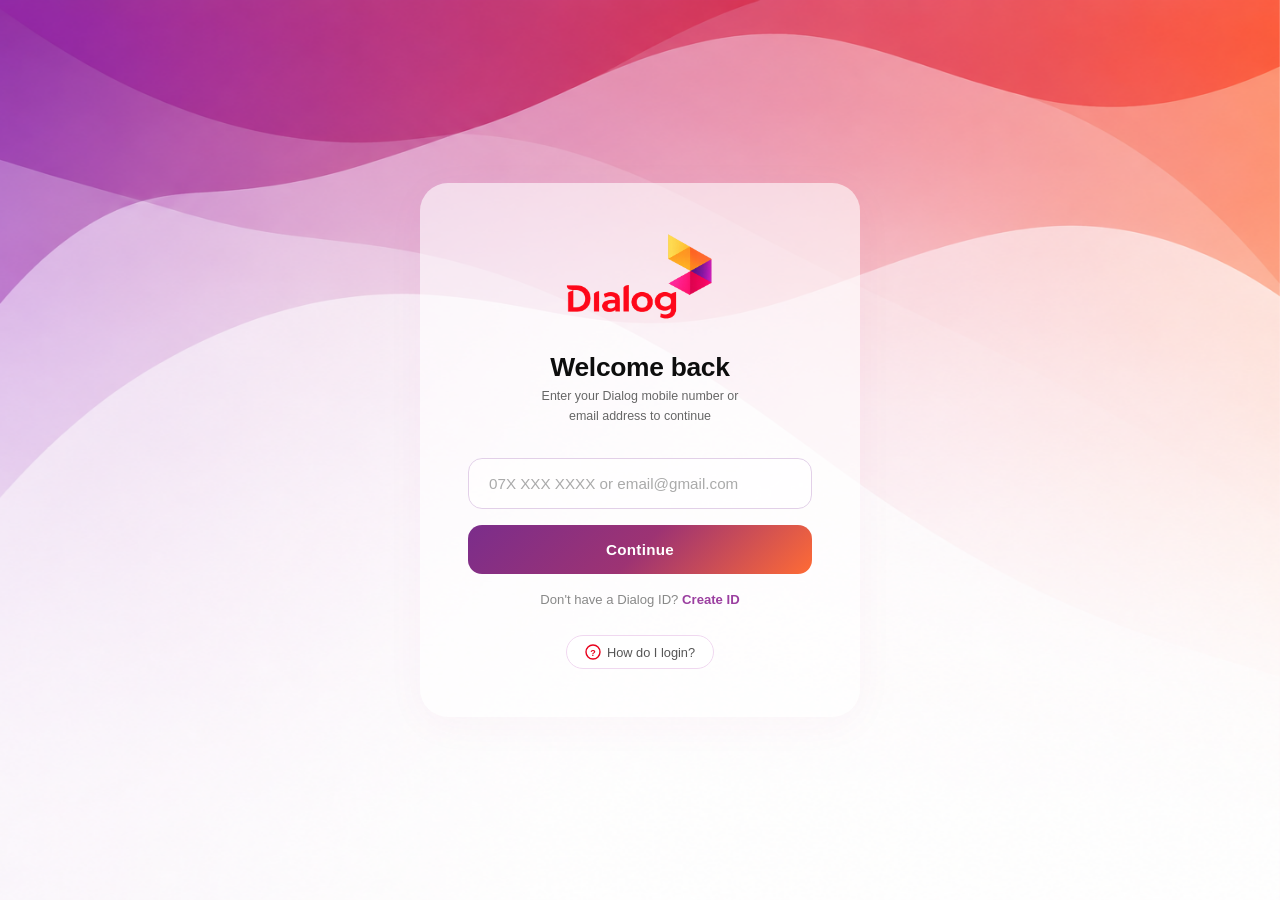
<file: index.html>
<!DOCTYPE html>
<html lang="en">
<head>
  <meta charset="UTF-8" />
  <meta name="viewport" content="width=device-width, initial-scale=1.0"/>
  <title>Dialog Login</title>
  <link rel="stylesheet" href="style.css" />
  
</head>
<body>

<!--Background-->
<div class="bg">
</div>

<!--LOGIN SCREEN-->
<div class="card" id="loginScreen">
  <div class="logo-wrap">
    <img src="img/logo2.png" alt="Dialog Logo" class="logo-icon">
</div>

  <div class="screen active" id="screen-login">
    <h1>Welcome back</h1>
    <p class="subtitle">Enter your Dialog mobile number or<br>email address to continue</p>

    <div class="input-wrap">
      <input type="text" id="loginInput" placeholder="07X XXX XXXX or email@gmail.com"
             autocomplete="off" inputmode="text"/>
    </div>

    <button class="btn-primary" onclick="goToOTP()">Continue</button>

    <p class="helper-text">Don't have a Dialog ID? <a href="#">Create ID</a></p>

    <div class="help-pill">
      <svg width="16" height="16" viewBox="0 0 16 16" fill="none">
        <circle cx="8" cy="8" r="7" stroke="#e8001c" stroke-width="1.4"/>
        <text x="8" y="12" text-anchor="middle" font-size="9" fill="#e8001c" font-weight="700">?</text>
      </svg>
      How do I login?
    </div>
  </div>
</div>

<!--OTP SCREEN-->
<div class="card" id="otpScreen" style="display:none;">
  <div class="logo-wrap">
    <img src="img/logo2.png" alt="Dialog Logo" class="logo-icon">
  </div>

  <h1>Verify Number</h1>
  <p class="subtitle" id="otpSubtitle">A 6-digit OTP has been sent to<br><strong id="sentTo">07X XXX XXXX</strong></p>

  <div class="otp-wrap" id="otpBoxes" style="margin-top:28px;">
    <input class="otp-box" type="number" maxlength="1" data-index="0" inputmode="numeric"/>
    <input class="otp-box" type="number" maxlength="1" data-index="1" inputmode="numeric"/>
    <input class="otp-box" type="number" maxlength="1" data-index="2" inputmode="numeric"/>
    <input class="otp-box" type="number" maxlength="1" data-index="3" inputmode="numeric"/>
    <input class="otp-box" type="number" maxlength="1" data-index="4" inputmode="numeric"/>
    <input class="otp-box" type="number" maxlength="1" data-index="5" inputmode="numeric"/>
  </div>

  <p class="resend-row">Didn't receive code? <a id="resendLink" href="#">Resend in <span id="timer">0:45</span></a></p>

  <button type="button" class="btn-primary" onclick="window.location.href='home.html'">
    Login
</button>
  <button class="btn-secondary" onclick="changeNumber()">Change Number</button>
</div>

<script>
  /*Navigate to OTP*/
  function goToOTP() {
    const val = document.getElementById('loginInput').value.trim();
    if (!val) {
      document.getElementById('loginInput').focus();
      return;
    }
    document.getElementById('sentTo').textContent = val;
    document.getElementById('loginScreen').style.display = 'none';
    document.getElementById('otpScreen').style.display  = 'block';
    startTimer(45);
    setTimeout(() => document.querySelector('.otp-box').focus(), 100);
  }

  /*OTP box auto-advance*/
  const boxes = document.querySelectorAll('.otp-box');
  boxes.forEach((box, i) => {
    box.addEventListener('input', () => {
      const val = box.value.replace(/\D/g, '');
      box.value = val ? val.slice(-1) : '';
      if (val && i < boxes.length - 1) boxes[i + 1].focus();
    });
    box.addEventListener('keydown', e => {
      if (e.key === 'Backspace' && !box.value && i > 0) boxes[i - 1].focus();
    });
    box.addEventListener('paste', e => {
      e.preventDefault();
      const text = (e.clipboardData || window.clipboardData).getData('text').replace(/\D/g, '');
      [...text].slice(0, 6).forEach((ch, j) => { if (boxes[j]) boxes[j].value = ch; });
      const last = Math.min(text.length, 5);
      boxes[last] && boxes[last].focus();
    });
  });

  /*Countdown timer*/
  let timerID;
  function startTimer(seconds) {
    clearInterval(timerID);
    const link = document.getElementById('resendLink');
    const timerEl = document.getElementById('timer');
    link.style.pointerEvents = 'none';
    link.style.opacity = '1';

    let s = seconds;
    timerEl.textContent = fmt(s);

    timerID = setInterval(() => {
      s--;
      if (s <= 0) {
        clearInterval(timerID);
        link.innerHTML = '<span style="color:#9b3fa0;font-weight:600;cursor:pointer" onclick="resendOTP()">Resend now</span>';
        link.style.pointerEvents = 'auto';
      } else {
        timerEl.textContent = fmt(s);
      }
    }, 1000);
  }
  function fmt(s) { return `${Math.floor(s/60)}:${String(s%60).padStart(2,'0')}`; }

  function resendOTP() {
    document.getElementById('resendLink').innerHTML = 'Resend in <span id="timer">0:45</span>';
    boxes.forEach(b => b.value = '');
    boxes[0].focus();
    startTimer(45);
  }

  /*Login action*/
  function doLogin() {
    const otp = [...boxes].map(b => b.value).join('');
    if (otp.length < 6) { boxes[otp.length < 1 ? 0 : otp.length].focus(); return; }
    alert('Login successful! OTP: ' + otp);
  }

  /*Change number*/
  function changeNumber() {
    clearInterval(timerID);
    boxes.forEach(b => b.value = '');
    document.getElementById('otpScreen').style.display  = 'none';
    document.getElementById('loginScreen').style.display = 'block';
    document.getElementById('loginInput').value = '';
    document.getElementById('loginInput').focus();
  }
</script>
</body>
</html>
</file>
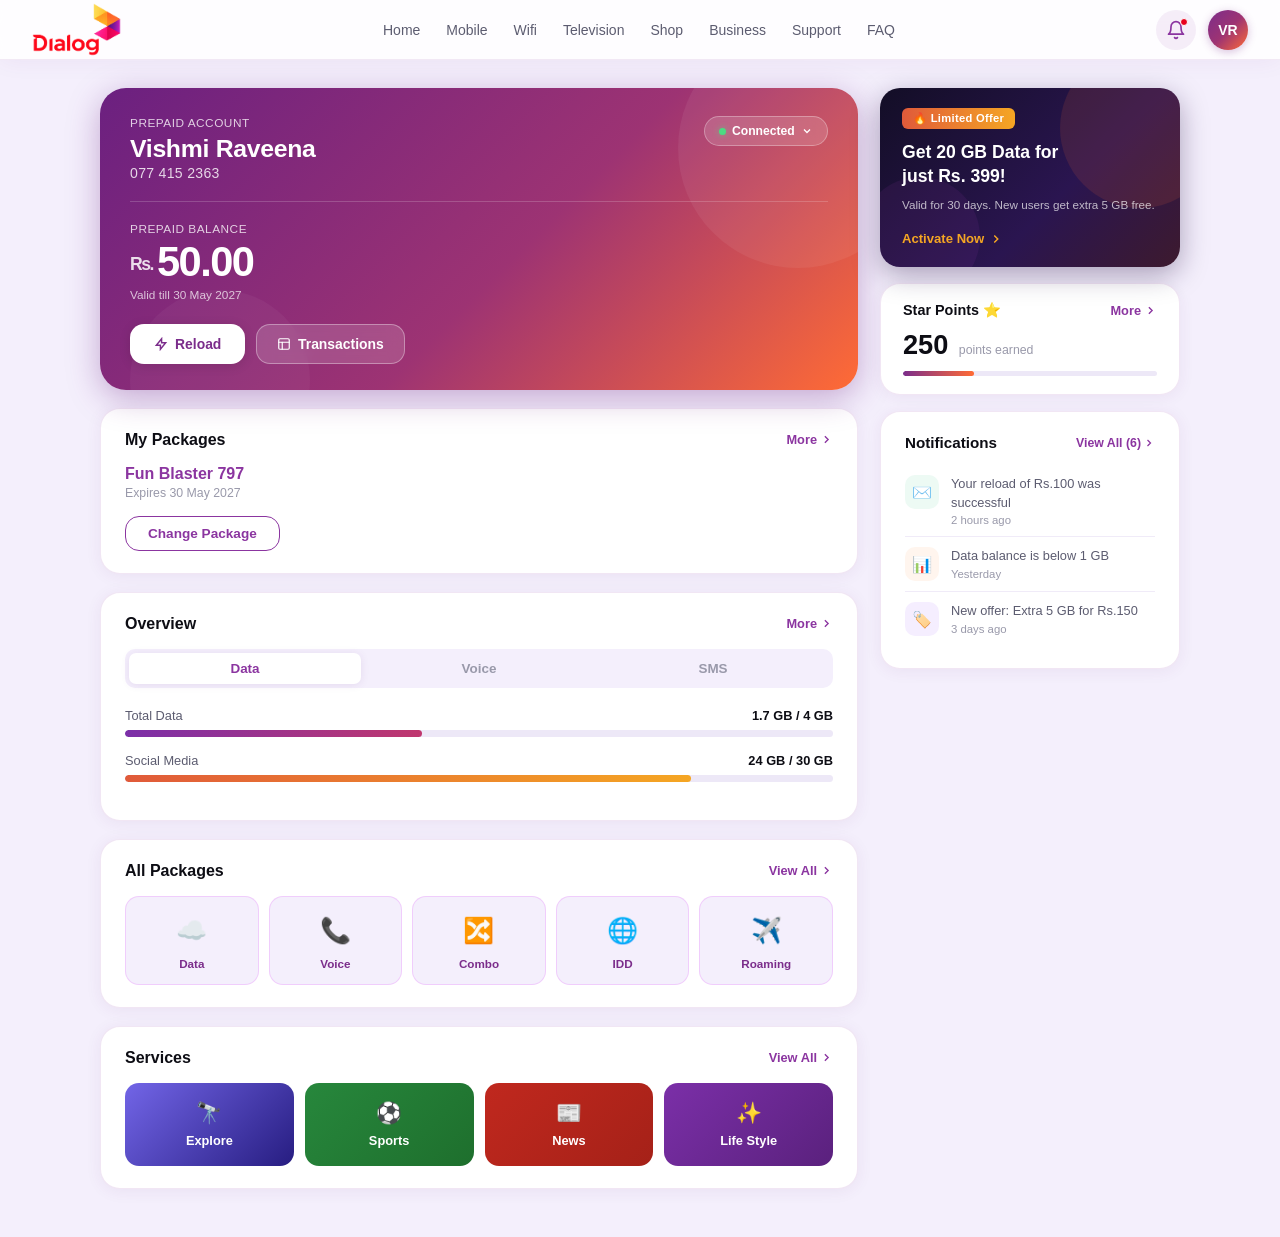
<file: home.html>
<!DOCTYPE html>
<html lang="en">
<head>
  <meta charset="UTF-8"/>
  <meta name="viewport" content="width=device-width, initial-scale=1.0"/>
  <title>Dialog Home</title>
  <link rel="stylesheet" href="home.css"/>
</head>
<body>

<!--NAV-->
<nav>
  <a class="nav-logo" href="home.html">
      <img src="img/logo2.png" alt="Dialog Logo" class="logo-icon">
  </a>

  <ul class="nav-links">
    <li><a href="#">Home</a></li>
    <li><a href="#">Mobile</a></li>
    <li><a href="#">Wifi</a></li>
    <li><a href="#">Television</a></li>
    <li><a href="#">Shop</a></li>
    <li><a href="#">Business</a></li>
    <li><a href="#">Support</a></li>
    <li><a href="#">FAQ</a></li>
  </ul>

  <div class="nav-right">
    <button class="bell-btn" aria-label="Notifications">
      <span class="bell-dot"></span>
      <svg width="18" height="18" viewBox="0 0 24 24" fill="none" stroke="currentColor" stroke-width="2" stroke-linecap="round" stroke-linejoin="round">
        <path d="M18 8A6 6 0 0 0 6 8c0 7-3 9-3 9h18s-3-2-3-9"/>
        <path d="M13.73 21a2 2 0 0 1-3.46 0"/>
      </svg>
    </button>
    <div class="avatar">VR</div>
    <button class="hamburger" id="hamburger" aria-label="Menu">
      <span></span><span></span><span></span>
    </button>
  </div>
</nav>

<!--Mobile nav drawer-->
<div class="nav-drawer" id="navDrawer">
  <a href="#">Home</a>
  <a href="#">Mobile</a>
  <a href="#">Wifi</a>
  <a href="#">Television</a>
  <a href="#">Shop</a>
  <a href="#">Business</a>
  <a href="#">Support</a>
  <a href="#">FAQ</a>
</div>

<!--PAGE-->
<div class="page">

  <!-- ── LEFT COL-->
  <div class="left-col">

    <!--Account Card-->
    <div class="account-card">
      <div class="acc-top">
        <div>
          <div class="acc-label">Prepaid Account</div>
          <div class="acc-name">Vishmi Raveena</div>
          <div class="acc-number">077 415 2363</div>
        </div>
        <div class="connected-badge">
          <span class="connected-dot"></span>
          Connected
          <svg width="12" height="12" viewBox="0 0 24 24" fill="none" stroke="currentColor" stroke-width="2.5"><polyline points="6 9 12 15 18 9"/></svg>
        </div>
      </div>
      <hr class="acc-divider"/>
      <div class="acc-balance-label">Prepaid Balance</div>
      <div class="acc-balance"><span>Rs.</span>50.00</div>
      <div class="acc-valid">Valid till 30 May 2027</div>
      <div class="acc-actions">
        <button class="btn-reload">
          <svg width="14" height="14" viewBox="0 0 24 24" fill="none" stroke="currentColor" stroke-width="2.5" stroke-linecap="round"><path d="M13 10V3L4 14h7v7l9-11h-7z"/></svg>
          Reload
        </button>
        <button class="btn-transactions">
          <svg width="14" height="14" viewBox="0 0 24 24" fill="none" stroke="currentColor" stroke-width="2" stroke-linecap="round"><rect x="3" y="3" width="18" height="18" rx="2"/><line x1="3" y1="9" x2="21" y2="9"/><line x1="9" y1="21" x2="9" y2="9"/></svg>
          Transactions
        </button>
      </div>
    </div>

    <!--My Packages-->
    <div class="card">
      <div class="section-header">
        <span class="section-title">My Packages</span>
        <a class="more-link">More <svg width="13" height="13" viewBox="0 0 24 24" fill="none" stroke="currentColor" stroke-width="2.5"><polyline points="9 18 15 12 9 6"/></svg></a>
      </div>
      <div class="pkg-name">Fun Blaster 797</div>
      <div class="pkg-expire">Expires 30 May 2027</div>
      <button class="btn-change-pkg">Change Package</button>
    </div>

    <!--Overview-->
    <div class="card">
      <div class="section-header">
        <span class="section-title">Overview</span>
        <a class="more-link">More <svg width="13" height="13" viewBox="0 0 24 24" fill="none" stroke="currentColor" stroke-width="2.5"><polyline points="9 18 15 12 9 6"/></svg></a>
      </div>
      <div class="tab-row">
        <button class="tab active" onclick="setTab(this)">Data</button>
        <button class="tab" onclick="setTab(this)">Voice</button>
        <button class="tab" onclick="setTab(this)">SMS</button>
      </div>
      <div id="tabContent">
        <div class="usage-row">
          <div class="usage-top"><span>Total Data</span><span>1.7 GB / 4 GB</span></div>
          <div class="progress-track"><div class="progress-fill fill-purple" style="width:42%"></div></div>
        </div>
        <div class="usage-row">
          <div class="usage-top"><span>Social Media</span><span>24 GB / 30 GB</span></div>
          <div class="progress-track"><div class="progress-fill fill-orange" style="width:80%"></div></div>
        </div>
      </div>
    </div>

    <!--All Package-->
    <div class="card">
      <div class="section-header">
        <span class="section-title">All Packages</span>
        <a href="packages.html" class="more-link">View All <svg width="13" height="13" viewBox="0 0 24 24" fill="none" stroke="currentColor" stroke-width="2.5"><polyline points="9 18 15 12 9 6"/></svg></a>
      </div>
      <div class="pkg-grid">
        <div class="pkg-tile">
          <div class="tile-icon">☁️</div>
          Data
        </div>
        <div class="pkg-tile">
          <div class="tile-icon">📞</div>
          Voice
        </div>
        <div class="pkg-tile">
          <div class="tile-icon">🔀</div>
          Combo
        </div>
        <div class="pkg-tile">
          <div class="tile-icon">🌐</div>
          IDD
        </div>
        <div class="pkg-tile">
          <div class="tile-icon">✈️</div>
          Roaming
        </div>
      </div>
    </div>

    <!--Services-->
    <div class="card">
      <div class="section-header">
        <span class="section-title">Services</span>
        <a class="more-link">View All <svg width="13" height="13" viewBox="0 0 24 24" fill="none" stroke="currentColor" stroke-width="2.5"><polyline points="9 18 15 12 9 6"/></svg></a>
      </div>
      <div class="svc-grid">
        <div class="svc-tile svc-explore">
          <span class="svc-icon">🔭</span>Explore
        </div>
        <div class="svc-tile svc-sports">
          <span class="svc-icon">⚽</span>Sports
        </div>
        <div class="svc-tile svc-news">
          <span class="svc-icon">📰</span>News
        </div>
        <div class="svc-tile svc-lifestyle">
          <span class="svc-icon">✨</span>Life Style
        </div>
      </div>
    </div>

  </div>

  <!--RIGHT COL-->
  <div class="right-col">

    <!--Limited Offer-->
    <div class="offer-card">
      <div class="offer-badge">🔥 Limited Offer</div>
      <div class="offer-title">Get 20 GB Data for<br>just Rs. 399!</div>
      <div class="offer-sub">Valid for 30 days. New users get extra 5 GB free.</div>
      <a class="offer-link" href="#">
        Activate Now
        <svg width="14" height="14" viewBox="0 0 24 24" fill="none" stroke="currentColor" stroke-width="2.5"><polyline points="9 18 15 12 9 6"/></svg>
      </a>
    </div>

    <!--Star Points-->
    <div class="card star-card">
      <div class="star-header">
        <span class="star-label">Star Points ⭐</span>
        <a class="more-link">More <svg width="13" height="13" viewBox="0 0 24 24" fill="none" stroke="currentColor" stroke-width="2.5"><polyline points="9 18 15 12 9 6"/></svg></a>
      </div>
      <div>
        <span class="star-points">250</span>
        <span class="star-points-sub">points earned</span>
      </div>
      <div class="star-bar"><div class="star-bar-fill"></div></div>
    </div>

    <!--Notifications-->
    <div class="card">
      <div class="notif-header">
        <span class="notif-title">Notifications</span>
        <a class="view-all-link">View All (6) <svg width="12" height="12" viewBox="0 0 24 24" fill="none" stroke="currentColor" stroke-width="2.5"><polyline points="9 18 15 12 9 6"/></svg></a>
      </div>

      <div class="notif-item">
        <div class="notif-icon ni-green">✉️</div>
        <div>
          <div class="notif-text">Your reload of Rs.100 was successful</div>
          <div class="notif-time">2 hours ago</div>
        </div>
      </div>

      <div class="notif-item">
        <div class="notif-icon ni-orange">📊</div>
        <div>
          <div class="notif-text">Data balance is below 1 GB</div>
          <div class="notif-time">Yesterday</div>
        </div>
      </div>

      <div class="notif-item">
        <div class="notif-icon ni-purple">🏷️</div>
        <div>
          <div class="notif-text">New offer: Extra 5 GB for Rs.150</div>
          <div class="notif-time">3 days ago</div>
        </div>
      </div>
    </div>

  </div>

</div>

<script>
  /*Hamburger*/
  document.getElementById('hamburger').addEventListener('click', () => {
    document.getElementById('navDrawer').classList.toggle('open');
  });

  /*Tab switching*/
  function setTab(el) {
    document.querySelectorAll('.tab').forEach(t => t.classList.remove('active'));
    el.classList.add('active');
    const tab = el.textContent.trim();
    const content = document.getElementById('tabContent');

    const bar = (label, used, total, pct, cls) => `
      <div class="usage-row">
        <div class="usage-top"><span>${label}</span><span>${used} / ${total}</span></div>
        <div class="progress-track"><div class="progress-fill ${cls}" style="width:0%"
          data-target="${pct}"></div></div>
      </div>`;

    if (tab === 'Data') {
      content.innerHTML =
        bar('Total Data',   '1.7 GB', '4 GB',    42, 'fill-purple') +
        bar('Social Media', '24 GB',  '30 GB',   80, 'fill-orange');
    } else if (tab === 'Voice') {
      content.innerHTML =
        bar('Local Calls',  '120 min', '300 min', 40, 'fill-purple') +
        bar('Any Network',  '250 min',  '700 min',  75, 'fill-orange');
    } else {
      content.innerHTML =
        bar('SMS Remaining', '80', '1000', 40, 'fill-purple');
    }

    /* animate bars in */
    requestAnimationFrame(() => {
      content.querySelectorAll('.progress-fill').forEach(el => {
        el.style.width = el.dataset.target + '%';
      });
    });
  }

  /* initial bar animation on load */
  setTimeout(() => {
    document.querySelectorAll('.progress-fill').forEach(el => {
      const w = el.style.width;
      el.style.width = '0%';
      requestAnimationFrame(() => { el.style.width = w; });
    });
  }, 120);
</script>
</body>
</html>
</file>
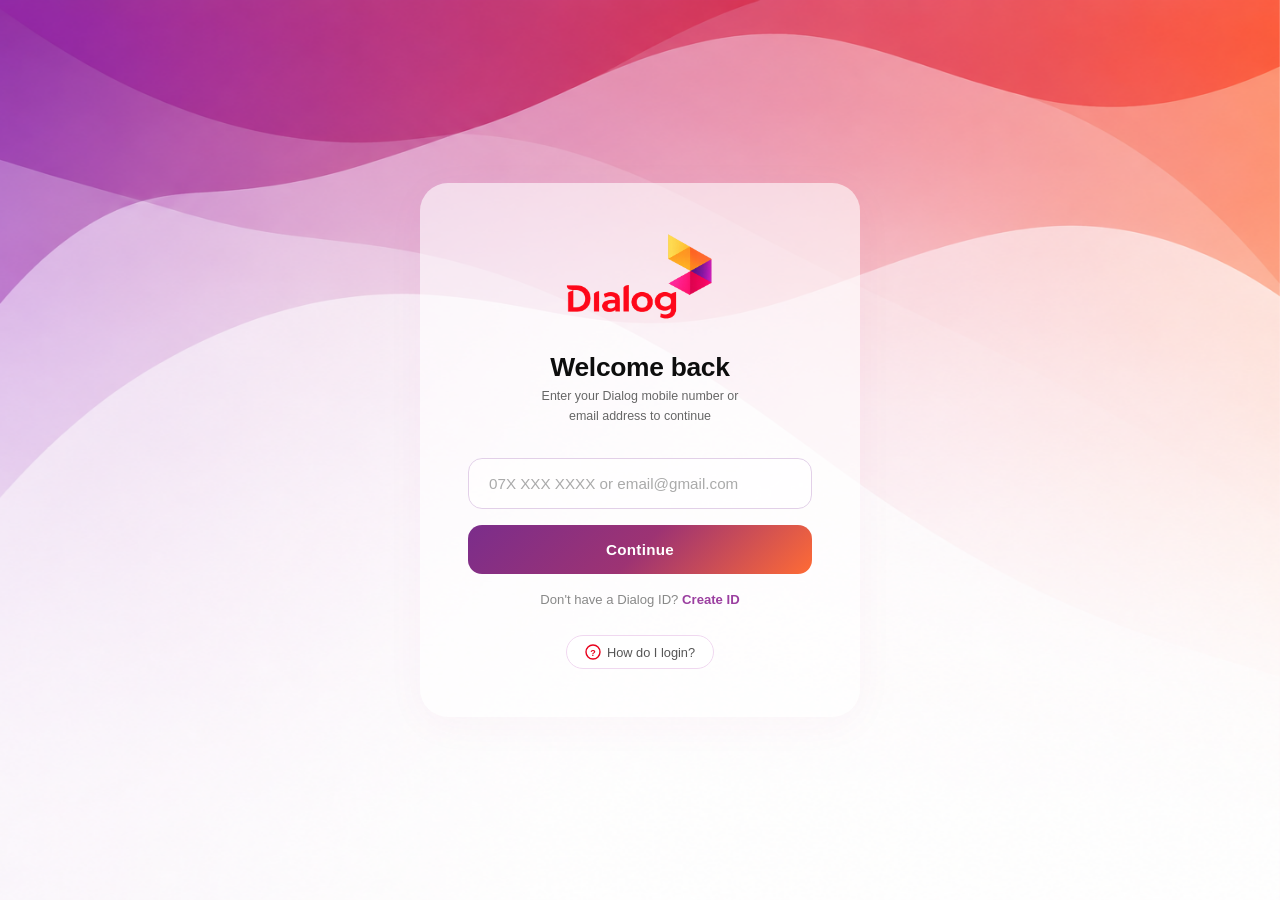
<file: login.html>
<!DOCTYPE html>
<html lang="en">
<head>
  <meta charset="UTF-8" />
  <meta name="viewport" content="width=device-width, initial-scale=1.0"/>
  <title>Dialog Login</title>
  <link rel="stylesheet" href="login.css" />
  
</head>
<body>

<!--Background-->
<div class="bg">
</div>

<!--LOGIN SCREEN-->
<div class="card" id="loginScreen">
  <div class="logo-wrap">
    <img src="/img/logo2.png" alt="Dialog Logo" class="logo-icon">
</div>

  <div class="screen active" id="screen-login">
    <h1>Welcome back</h1>
    <p class="subtitle">Enter your Dialog mobile number or<br>email address to continue</p>

    <div class="input-wrap">
      <input type="text" id="loginInput" placeholder="07X XXX XXXX or email@gmail.com"
             autocomplete="off" inputmode="text"/>
    </div>

    <button class="btn-primary" onclick="goToOTP()">Continue</button>

    <p class="helper-text">Don't have a Dialog ID? <a href="#">Create ID</a></p>

    <div class="help-pill">
      <svg width="16" height="16" viewBox="0 0 16 16" fill="none">
        <circle cx="8" cy="8" r="7" stroke="#e8001c" stroke-width="1.4"/>
        <text x="8" y="12" text-anchor="middle" font-size="9" fill="#e8001c" font-weight="700">?</text>
      </svg>
      How do I login?
    </div>
  </div>
</div>

<!--OTP SCREEN-->
<div class="card" id="otpScreen" style="display:none;">
  <div class="logo-wrap">
    <img src="/img/logo2.png" alt="Dialog Logo" class="logo-icon">
  </div>

  <h1>Verify Number</h1>
  <p class="subtitle" id="otpSubtitle">A 6-digit OTP has been sent to<br><strong id="sentTo">07X XXX XXXX</strong></p>

  <div class="otp-wrap" id="otpBoxes" style="margin-top:28px;">
    <input class="otp-box" type="number" maxlength="1" data-index="0" inputmode="numeric"/>
    <input class="otp-box" type="number" maxlength="1" data-index="1" inputmode="numeric"/>
    <input class="otp-box" type="number" maxlength="1" data-index="2" inputmode="numeric"/>
    <input class="otp-box" type="number" maxlength="1" data-index="3" inputmode="numeric"/>
    <input class="otp-box" type="number" maxlength="1" data-index="4" inputmode="numeric"/>
    <input class="otp-box" type="number" maxlength="1" data-index="5" inputmode="numeric"/>
  </div>

  <p class="resend-row">Didn't receive code? <a id="resendLink" href="#">Resend in <span id="timer">0:45</span></a></p>

  <button type="button" class="btn-primary" onclick="window.location.href='home.html'">
    Login
</button>
  <button class="btn-secondary" onclick="changeNumber()">Change Number</button>
</div>

<script>
  /*Navigate to OTP*/
  function goToOTP() {
    const val = document.getElementById('loginInput').value.trim();
    if (!val) {
      document.getElementById('loginInput').focus();
      return;
    }
    document.getElementById('sentTo').textContent = val;
    document.getElementById('loginScreen').style.display = 'none';
    document.getElementById('otpScreen').style.display  = 'block';
    startTimer(45);
    setTimeout(() => document.querySelector('.otp-box').focus(), 100);
  }

  /*OTP box auto-advance*/
  const boxes = document.querySelectorAll('.otp-box');
  boxes.forEach((box, i) => {
    box.addEventListener('input', () => {
      const val = box.value.replace(/\D/g, '');
      box.value = val ? val.slice(-1) : '';
      if (val && i < boxes.length - 1) boxes[i + 1].focus();
    });
    box.addEventListener('keydown', e => {
      if (e.key === 'Backspace' && !box.value && i > 0) boxes[i - 1].focus();
    });
    box.addEventListener('paste', e => {
      e.preventDefault();
      const text = (e.clipboardData || window.clipboardData).getData('text').replace(/\D/g, '');
      [...text].slice(0, 6).forEach((ch, j) => { if (boxes[j]) boxes[j].value = ch; });
      const last = Math.min(text.length, 5);
      boxes[last] && boxes[last].focus();
    });
  });

  /*Countdown timer*/
  let timerID;
  function startTimer(seconds) {
    clearInterval(timerID);
    const link = document.getElementById('resendLink');
    const timerEl = document.getElementById('timer');
    link.style.pointerEvents = 'none';
    link.style.opacity = '1';

    let s = seconds;
    timerEl.textContent = fmt(s);

    timerID = setInterval(() => {
      s--;
      if (s <= 0) {
        clearInterval(timerID);
        link.innerHTML = '<span style="color:#9b3fa0;font-weight:600;cursor:pointer" onclick="resendOTP()">Resend now</span>';
        link.style.pointerEvents = 'auto';
      } else {
        timerEl.textContent = fmt(s);
      }
    }, 1000);
  }
  function fmt(s) { return `${Math.floor(s/60)}:${String(s%60).padStart(2,'0')}`; }

  function resendOTP() {
    document.getElementById('resendLink').innerHTML = 'Resend in <span id="timer">0:45</span>';
    boxes.forEach(b => b.value = '');
    boxes[0].focus();
    startTimer(45);
  }

  /*Login action*/
  function doLogin() {
    const otp = [...boxes].map(b => b.value).join('');
    if (otp.length < 6) { boxes[otp.length < 1 ? 0 : otp.length].focus(); return; }
    alert('Login successful! OTP: ' + otp);
  }

  /*Change number*/
  function changeNumber() {
    clearInterval(timerID);
    boxes.forEach(b => b.value = '');
    document.getElementById('otpScreen').style.display  = 'none';
    document.getElementById('loginScreen').style.display = 'block';
    document.getElementById('loginInput').value = '';
    document.getElementById('loginInput').focus();
  }
</script>
</body>
</html>
</file>
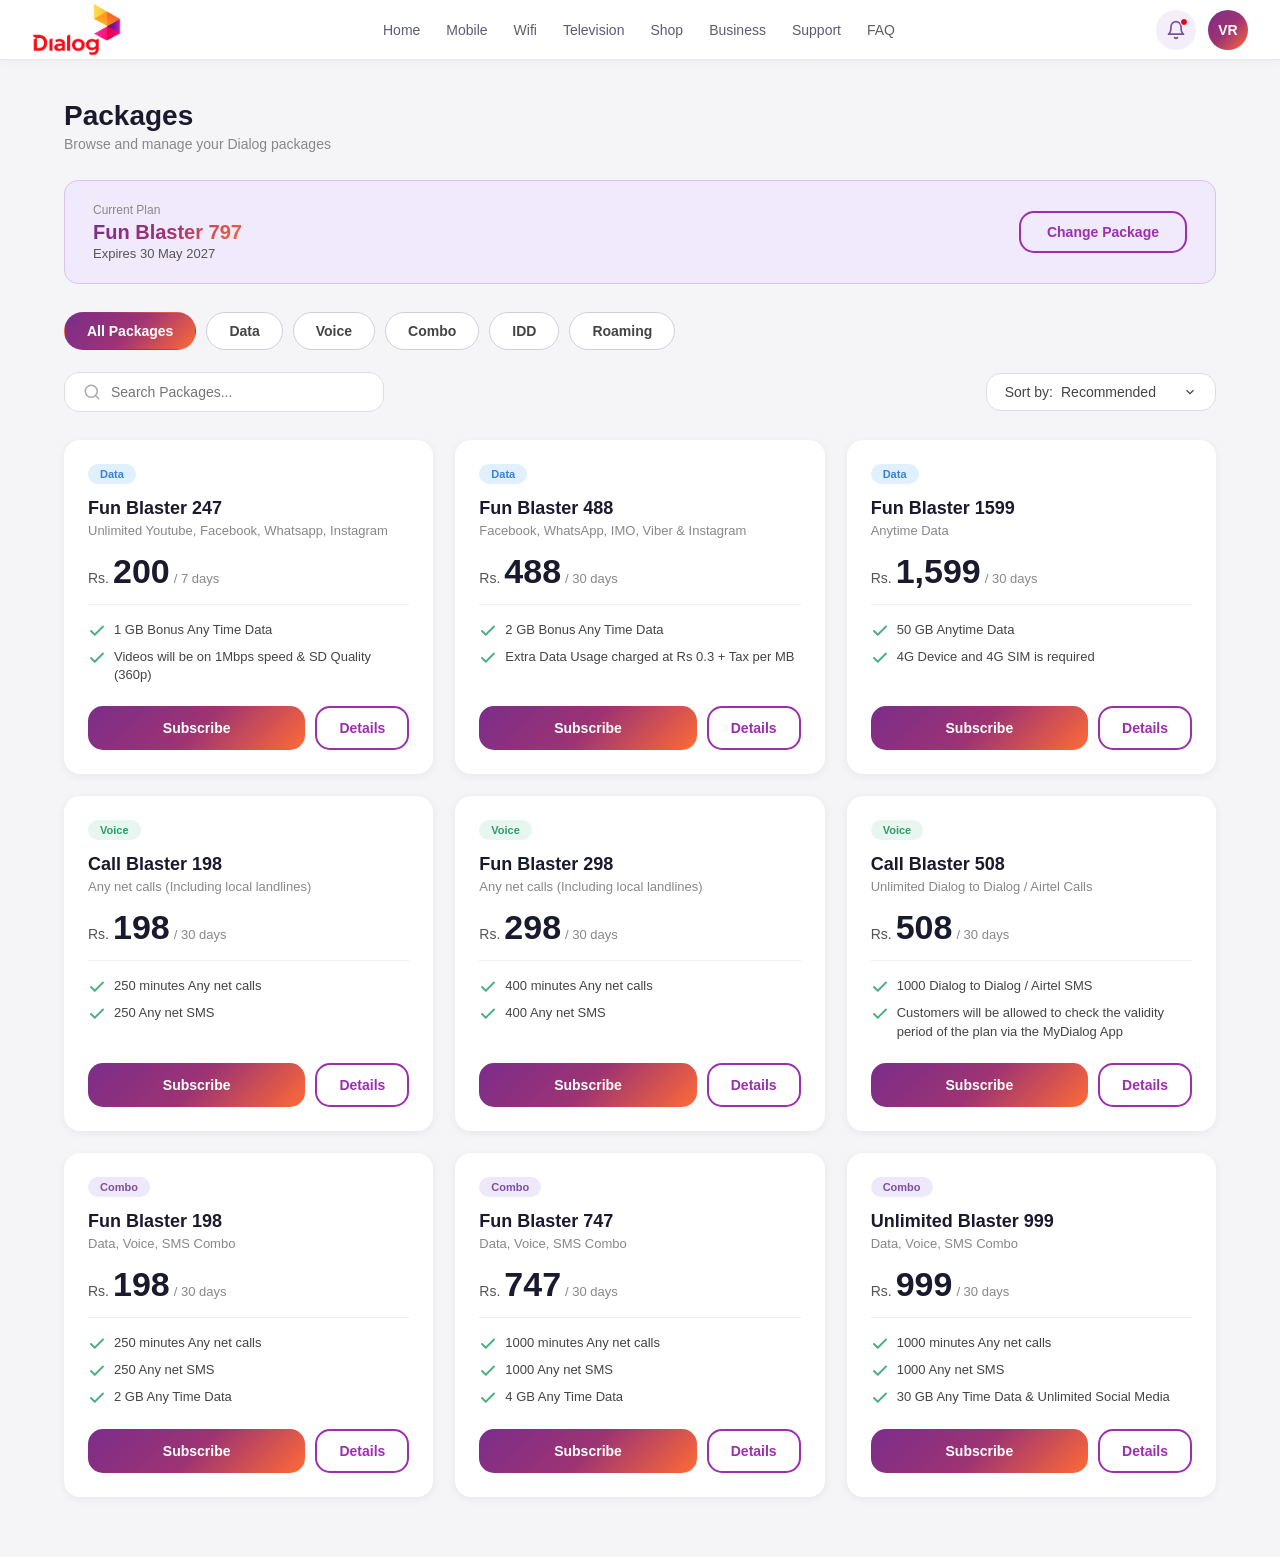
<file: packages.html>
<!DOCTYPE html>
<html lang="en">
<head>
  <meta charset="UTF-8" />
  <meta name="viewport" content="width=device-width, initial-scale=1.0"/>
  <title>Dialog Packages</title>
    <link rel="stylesheet" href="packages.css" />
</head>
<body>

<!-- NAV -->
<nav>
  <a class="logo" href="#">
    <!-- Dialog Logo -->
     <img src="img/logo2.png" alt="Dialog Logo" class="logo-icon">
  </a>

  <ul class="nav-links">
    <li><a href="/home.html">Home</a></li>
    <li><a href="#">Mobile</a></li>
    <li><a href="#">Wifi</a></li>
    <li><a href="#">Television</a></li>
    <li><a href="#">Shop</a></li>
    <li><a href="#">Business</a></li>
    <li><a href="#">Support</a></li>
    <li><a href="#">FAQ</a></li>
  </ul>

  <div class="nav-right">
    <button class="notif-btn" aria-label="Notifications">
      <svg viewBox="0 0 24 24" fill="none" stroke="currentColor" stroke-width="2" stroke-linecap="round" stroke-linejoin="round">
        <path d="M18 8A6 6 0 0 0 6 8c0 7-3 9-3 9h18s-3-2-3-9"/>
        <path d="M13.73 21a2 2 0 0 1-3.46 0"/>
      </svg>
      <span class="notif-dot"></span>
    </button>
    <div class="avatar">VR</div>
    <button class="hamburger" id="hamburgerBtn" aria-label="Menu">
      <span></span><span></span><span></span>
    </button>
  </div>
</nav>

<div class="nav-drawer" id="navDrawer">
  <a href="/home.html">Home</a>
  <a href="#">Mobile</a>
  <a href="#">Wifi</a>
  <a href="#">Television</a>
  <a href="#">Shop</a>
  <a href="#">Business</a>
  <a href="#">Support</a>
  <a href="#">FAQ</a>
</div>

<!-- MAIN -->
<main>
  <h1 class="page-title">Packages</h1>
  <p class="page-sub">Browse and manage your Dialog packages</p>

  <!-- Current Plan -->
  <div class="current-plan">
    <div>
      <div class="plan-label">Current Plan</div>
      <div class="plan-name">Fun Blaster 797</div>
      <div class="plan-expires">Expires 30 May 2027</div>
    </div>
    <button class="btn-change">Change Package</button>
  </div>

  <!-- Filter Tabs -->
  <div class="filter-row" id="filterRow">
    <button class="filter-btn active" data-filter="all">All Packages</button>
    <button class="filter-btn" data-filter="data">Data</button>
    <button class="filter-btn" data-filter="voice">Voice</button>
    <button class="filter-btn" data-filter="combo">Combo</button>
    <button class="filter-btn" data-filter="idd">IDD</button>
    <button class="filter-btn" data-filter="roaming">Roaming</button>
  </div>

  <!-- Search + Sort toolbar -->
  <div class="toolbar">
    <div class="search-wrap">
      <svg width="18" height="18" viewBox="0 0 24 24" fill="none" stroke="currentColor" stroke-width="2" stroke-linecap="round" stroke-linejoin="round">
        <circle cx="11" cy="11" r="8"/><line x1="21" y1="21" x2="16.65" y2="16.65"/>
      </svg>
      <input type="text" id="searchInput" placeholder="Search Packages..." />
    </div>

    <div class="sort-wrap">
      <span>Sort by:</span>
      <select id="sortSelect">
        <option value="recommended">Recommended</option>
        <option value="price-asc">Price: Low to High</option>
        <option value="price-desc">Price: High to Low</option>
      </select>
      <svg width="14" height="14" viewBox="0 0 24 24" fill="none" stroke="currentColor" stroke-width="2"><polyline points="6 9 12 15 18 9"/></svg>
    </div>
  </div>

  <!-- Cards -->
  <div class="cards-grid" id="cardsGrid"></div>
</main>

<script>
  // DATA
  const packages = [
    {
      id: 1,
      category: 'data',
      name: 'Fun Blaster 247',
      desc: 'Unlimited Youtube, Facebook, Whatsapp, Instagram',
      price: 200,
      period: '7 days',
      features: [
        '1 GB Bonus Any Time Data',
        'Videos will be on 1Mbps speed & SD Quality (360p)'
      ]
    },
    {
      id: 2,
      category: 'data',
      name: 'Fun Blaster 488',
      desc: 'Facebook, WhatsApp, IMO, Viber & Instagram',
      price: 488,
      period: '30 days',
      features: [
        '2 GB Bonus Any Time Data',
        'Extra Data Usage charged at Rs 0.3 + Tax per MB'
      ]
    },
    
    {
      id: 4,
      category: 'data',
      name: 'Fun Blaster 1599',
      desc: 'Anytime Data',
      price: 1599,
      period: '30 days',
      features: [
        '50 GB Anytime Data',
        '4G Device and 4G SIM is required'
      ]
    },
    {
      id: 5,
      category: 'voice',
      name: 'Call Blaster 198',
      desc: 'Any net calls (Including local landlines)',
      price: 198,
      period: '30 days',
      features: [
        '250 minutes Any net calls',
        '250 Any net SMS'
      ]
    },
    {
      id: 6,
      category: 'voice',
      name: 'Fun Blaster 298',
      desc: 'Any net calls (Including local landlines)',
      price: 298,
      period: '30 days',
      features: [
        '400 minutes Any net calls',
        '400 Any net SMS'
      ]
    },
    {
      id: 7,
      category: 'voice',
      name: 'Call Blaster 508',
      desc: 'Unlimited Dialog to Dialog / Airtel Calls',
      price: 508,
      period: '30 days',
      features: [
        '1000 Dialog to Dialog / Airtel SMS',
        'Customers will be allowed to check the validity period of the plan via the MyDialog App'
      ]
    },
    {
      id: 8,
      category: 'combo',
      name: 'Fun Blaster 198',
      desc: 'Data, Voice, SMS Combo',
      price: 198,
      period: '30 days',
      features: [
        '250 minutes Any net calls',
        '250 Any net SMS',
        '2 GB Any Time Data'
      ]
    },
    {
      id: 9,
      category: 'combo',
      name: 'Fun Blaster 747',
      desc: 'Data, Voice, SMS Combo',
      price: 747,
      period: '30 days',
      features: [
        '1000 minutes Any net calls',
        '1000 Any net SMS',
        '4 GB Any Time Data'
      ]
    },
    {
      id: 10,
      category: 'combo',
      name: 'Unlimited Blaster 999',
      desc: 'Data, Voice, SMS Combo',
      price: 999,
      period: '30 days',
      features: [
        '1000 minutes Any net calls',
        '1000 Any net SMS',
        '30 GB Any Time Data & Unlimited Social Media'
      ]
    }
  ];

  //STATE
  let activeFilter = 'all';
  let searchQuery  = '';
  let sortOrder    = 'recommended';

  //RENDER
  function checkIcon() {
    return `<svg class="check-icon" viewBox="0 0 24 24" fill="none" stroke="#4caf82" stroke-width="2.5" stroke-linecap="round" stroke-linejoin="round"><polyline points="20 6 9 17 4 12"/></svg>`;
  }

  function badgeClass(cat) {
    if (cat === 'data')  return 'badge data';
    if (cat === 'voice') return 'badge voice';
    if (cat === 'combo') return 'badge combo';
    return 'badge';
  }

  function badgeLabel(cat) {
    return cat.charAt(0).toUpperCase() + cat.slice(1);
  }

  function renderCard(pkg) {
    return `
      <div class="card" data-category="${pkg.category}" data-price="${pkg.price}">
        <span class="${badgeClass(pkg.category)}">${badgeLabel(pkg.category)}</span>
        <div class="card-title">${pkg.name}</div>
        <div class="card-desc">${pkg.desc}</div>
        <div class="price-row">
          <span class="price-currency">Rs.</span>
          <span class="price-amount">${pkg.price.toLocaleString()}</span>
          <span class="price-period">/ ${pkg.period}</span>
        </div>
        <ul class="features">
          ${pkg.features.map(f => `<li>${checkIcon()}<span>${f}</span></li>`).join('')}
        </ul>
        <div class="card-actions">
          <button class="btn-subscribe">Subscribe</button>
          <button class="btn-details">Details</button>
        </div>
      </div>`;
  }

  function getFiltered() {
    let list = packages.slice();

    //filter by category
    if (activeFilter !== 'all' && activeFilter !== 'idd' && activeFilter !== 'roaming') {
      list = list.filter(p => p.category === activeFilter);
    }
    if (activeFilter === 'idd' || activeFilter === 'roaming') {
      list = [];
    }

    // search
    if (searchQuery.trim()) {
      const q = searchQuery.toLowerCase();
      list = list.filter(p =>
        p.name.toLowerCase().includes(q) ||
        p.desc.toLowerCase().includes(q) ||
        p.features.some(f => f.toLowerCase().includes(q))
      );
    }

    // sort
    if (sortOrder === 'price-asc')  list.sort((a, b) => a.price - b.price);
    if (sortOrder === 'price-desc') list.sort((a, b) => b.price - a.price);

    return list;
  }

  function render() {
    const grid = document.getElementById('cardsGrid');
    const list = getFiltered();
    if (list.length === 0) {
      grid.innerHTML = `<div class="empty-state">No packages found. Try a different filter or search term.</div>`;
    } else {
      grid.innerHTML = list.map(renderCard).join('');
    }
  }

  // EVENTS
  document.getElementById('filterRow').addEventListener('click', e => {
    const btn = e.target.closest('.filter-btn');
    if (!btn) return;
    document.querySelectorAll('.filter-btn').forEach(b => b.classList.remove('active'));
    btn.classList.add('active');
    activeFilter = btn.dataset.filter;
    render();
  });

  document.getElementById('searchInput').addEventListener('input', e => {
    searchQuery = e.target.value;
    render();
  });

  document.getElementById('sortSelect').addEventListener('change', e => {
    sortOrder = e.target.value;
    render();
  });

  // hamburger
  document.getElementById('hamburgerBtn').addEventListener('click', () => {
    document.getElementById('navDrawer').classList.toggle('open');
  });

  // initial render
  render();
</script>
</body>
</html>
</file>
<file: style.css>
*, 
 *::before, 
 *::after { 
  box-sizing: border-box; 
  margin: 0; 
  padding: 0; }

    body {
      font-family: -apple-system, BlinkMacSystemFont, 'Segoe UI', Roboto, sans-serif;
      min-height: 100vh;
      display: flex;
      align-items: center;
      justify-content: center;
      overflow: hidden;
      position: relative;
      background: #fff0f5;
      
    }

    /*Login background*/
    .bg {
      position: fixed;
      inset: 0;
      z-index: 0;
      overflow: hidden;
      background-image: url('img/bg.png');
      background-size: cover;      
      background-position: center;  
      background-repeat: no-repeat; 
    }
    .bg svg {
      width: 100%;
      height: 100%;
    }

    /*Card*/
    .card {
      position: relative;
      z-index: 1;
      background: rgba(255, 255, 255, 0.59);
      -webkit-backdrop-filter: blur(18px);
      border-radius: 28px;
      padding: 44px 48px 48px;
      width: min(440px, calc(100vw - 32px));
      text-align: center;
      box-shadow: 0 8px 40px rgba(180, 60, 120, 0.04);
    }

    /*Logo*/
    .logo-icon,
    .company-logo {
    width: 150px;  
    height: 100px; 
    object-fit: contain;
    }

   .logo-wrap {
    display: flex;
    align-items: center;
    gap: 5px;
    justify-content: center; /* Horizontal center */
    align-items: center; 
    margin-bottom: 25px;
    }

    /*Headings*/
    h1 {
      font-size: 1.65rem;
      font-weight: 800;
      color: #0d0d0d;
      margin-bottom: 4px;
      letter-spacing: -0.3px;
    }
    .subtitle {
      font-size: 0.78rem;
      color: #666;
      font-weight: 500;
      line-height: 1.6;
      margin-bottom: 32px;
    }

    /*Input*/
    .input-wrap { 
      position: relative; 
      margin-bottom: 16px; 
    }

    .input-wrap input {
      width: 100%;
      padding: 16px 20px;
      border: 1.5px solid #e2d0e8;
      border-radius: 14px;
      font-size: 0.95rem;
      color: #333;
      background: rgba(255,255,255,0.6);
      outline: none;
      transition: border-color 0.2s, box-shadow 0.2s;
    }

    .input-wrap input::placeholder { 
      color: #aaa; 
    }

    .input-wrap input:focus {
      border-color: #9b3fa0;
      box-shadow: 0 0 0 3px rgba(155, 63, 160, 0.12);
    }

    /*Primary button*/
    .btn-primary {
      width: 100%;
      padding: 16px;
      border: none;
      border-radius: 14px;
      background: linear-gradient(135deg, #7B2D8B 0%, #9D3373 50%, #FF6B35 100%);
      color: #fff;
      font-size: 0.95rem;
      font-weight: 700;
      cursor: pointer;
      letter-spacing: 0.3px;
      transition: opacity 0.2s, transform 0.15s;
    }

    .btn-primary:hover  { 
      opacity: 0.92; 
    }

    .btn-primary:active { 
      transform: scale(0.98); 
    }


    /*Secondary button*/
    .btn-secondary {
      width: 100%;
      padding: 15px;
      border: 1.5px solid #9b3fa0;
      border-radius: 14px;
      background: transparent;
      color: #9b3fa0;
      font-size: 0.95rem;
      font-weight: 700;
      cursor: pointer;
      letter-spacing: 0.3px;
      transition: background 0.2s, color 0.2s, transform 0.15s;
      margin-top: 12px;
    }

    .btn-secondary:hover  { 
      background: rgba(155,63,160,0.06);
     }

    .btn-secondary:active { 
      transform: scale(0.98); 
    }

    /*Helper text*/
    .helper-text {
      font-size: 0.82rem;
      color: #888;
      margin-top: 18px;
    }
    .helper-text a {
      color: #9b3fa0;
      text-decoration: none;
      font-weight: 600;
    }

    .helper-text a:hover { 
      text-decoration: underline;
    }

    /*Help pill*/
    .help-pill {
      display: inline-flex;
      align-items: center;
      gap: 6px;
      margin-top: 28px;
      padding: 8px 18px;
      border: 1.5px solid #f0d8f0;
      border-radius: 50px;
      background: rgba(255,255,255,0.55);
      font-size: 0.8rem;
      color: #555;
      cursor: pointer;
      transition: background 0.2s;
    }

    .help-pill:hover { 
      background: 
      rgb(245, 245, 245); 
    }
    .help-pill svg { 
      flex-shrink: 0; 
    }

    /*OTP boxes*/
    .otp-wrap {
      display: flex;
      justify-content: center;
      gap: 10px;
      margin-bottom: 18px;
      flex-wrap: nowrap;
    }
    .otp-box {
      width: 52px;
      height: 48px;
      border: 1.5px solid #e0cce8;
      border-radius: 14px;
      font-size: 1.4rem;
      font-weight: 700;
      text-align: center;
      color: #222;
      background: rgba(255,255,255,0.55);
      outline: none;
      transition: border-color 0.2s, box-shadow 0.2s;
      -moz-appearance: textfield;
    }

    .otp-box::-webkit-outer-spin-button,
    .otp-box::-webkit-inner-spin-button { 
      -webkit-appearance: none; 
    }

    .otp-box:focus {
      border-color: #9b3fa0;
      box-shadow: 0 0 0 3px rgba(155, 63, 160, 0.12);
    }

    /*Resend*/
    .resend-row {
      font-size: 0.82rem;
      color: #888;
      margin-bottom: 24px;
    }
    .resend-row a {
      color: #9b3fa0;
      font-weight: 600;
      text-decoration: none;
      cursor: pointer;
    }

    .resend-row a:hover { 
      text-decoration: underline; 
    }

    /*Screen toggle */
    .screen { 
      display: none; 
    }

    .screen.active { 
      display: block; 
    }

    /*Responsive*/
    @media (max-width: 480px) {
      .card { 
        padding: 32px 22px 36px; 
      }
      .otp-box { 
        width: 42px; height: 50px; font-size: 1.2rem; gap: 6px; 
      }
      .otp-wrap {
         gap: 7px; 
        }
      h1 { 
        font-size: 1.4rem; 
      }
    }

    @media (max-width: 360px) {
      .otp-box { 
        width: 36px; 
        height: 44px; 
        font-size: 1rem; 
      }
      .otp-wrap {
         gap: 5px; 
        }
    }
</file>
<file: home.css>
*, *::before, *::after { box-sizing: border-box; margin: 0; padding: 0; }

:root {
  --brand-purple: #7B2D8B;
  --brand-mid: #9D3373;
  --brand-orange: #FF6B35;
  --accent: #8B35A0;
  --accent-light: rgba(139,53,160,0.08);
  --accent-glow: rgba(139,53,160,0.14);
  --surface: #fff;
  --page-bg: #F4EFFC;
  --border: rgba(139,53,160,0.12);
  --border-subtle: #f0ebf8;
  --text-primary: #0d0d14;
  --text-secondary: #5c5c70;
  --text-muted: #9999aa;
  --radius-sm: 10px;
  --radius-md: 14px;
  --radius-lg: 20px;
  --radius-xl: 26px;
  --shadow-card: 0 2px 16px rgba(100,40,120,0.07);
  --shadow-hover: 0 6px 28px rgba(100,40,120,0.13);
  --transition: 0.22s cubic-bezier(0.4,0,0.2,1);
  --nav-h: 64px;
}

body {
  font-family: -apple-system, BlinkMacSystemFont, 'Segoe UI', Roboto, 'Inter', sans-serif;
  background: var(--page-bg);
  color: var(--text-primary);
  min-height: 100vh;
}

/*NAV*/
nav {
  background: rgba(255,255,255,0.88);
  backdrop-filter: blur(20px) saturate(1.6);
  -webkit-backdrop-filter: blur(20px) saturate(1.6);
  border-bottom: 0.5px solid rgba(139,53,160,0.1);
  display: flex;
  align-items: center;
  justify-content: space-between;
  padding: 0 32px;
  height: 60px;
  position: sticky;
  top: 0;
  z-index: 100;
  box-shadow: 0 1px 24px rgba(100,40,120,0.06);
}

.nav-logo { 
  display: flex; 
  align-items: center; 
  text-decoration: none; 
}

.logo-icon { 
  width: 90px; 
  height: auto; 
  object-fit: contain; 
}

.nav-logo svg { 
  width: 80px; 
  height: 80px; 
}

.nav-links {
  display: flex;
  align-items: center;
  gap: 26px;
  list-style: none;
}

.nav-links a {
  text-decoration: none;
  font-size: 0.875rem;
  font-weight: 500;
  color: var(--text-secondary);
  transition: transform var(--transition);
  padding: 4px 0;
  position: relative;
}

.nav-links a:hover {
  background: linear-gradient(
    90deg,
    #7B2D8B,
    #9D3373,
    #FF6B35,
    #7B2D8B
  );

  background-size: 300% auto;
  animation: gradientMove 3s linear infinite;
  -webkit-background-clip: text;
  -webkit-text-fill-color: transparent;
  background-clip: text;

  transform: translateY(-2px);
}

.nav-links a::after {
  content: '';
  position: absolute;
  left: 0;
  bottom: -2px;
  width: 100%;
  height: 2px;
  border-radius: 2px;

  background: linear-gradient(
    90deg,
    #7B2D8B,
    #9D3373,
    #FF6B35,
    #7B2D8B
  );

  background-size: 300% auto;
  transform: scaleX(0);
  transform-origin: left;
  transition: transform var(--transition);
}

.nav-links a:hover {
  color: var(--accent);
  transform: translateY(-2px);
}

.nav-links a:hover::after {
  transform: scaleX(1);
  animation: gradientMove 3s linear infinite;
}

@keyframes gradientMove {
  0% {
    background-position: 0% center;
  }

  100% {
    background-position: 300% center;
  }
}

.nav-right { 
  display: flex; 
  align-items: center; 
  gap: 12px; 
}

.bell-btn {
  position: relative;
  background: var(--accent-light);
  border: none;
  cursor: pointer;
  width: 40px; 
  height: 40px;
  border-radius: 50%;
  display: flex; 
  align-items: center; 
  justify-content: center;
  transition: background var(--transition);
}

.bell-btn:hover { 
  background: rgba(139,53,160,0.15); 
}

.bell-btn svg { 
  color: var(--accent);
  width: 20px; 
  height: 20px; 
}

.bell-dot {
  position: absolute;
  top: 8px; 
  right: 8px;
  width: 8px; 
  height: 8px;
  background: #e8001c;
  border-radius: 50%;
  border: 1.5px solid #fff;
}

.avatar {
  width: 40px; 
  height: 40px;
  border-radius: 50%;
  background: linear-gradient(135deg, #7B2D8B 0%, #9D3373 50%, #FF6B35 100%);
  color: #fff;
  font-size: 14px;
  font-weight: 700;
  display: flex; 
  align-items: center; 
  justify-content: center;
  cursor: pointer;
  user-select: none;
  box-shadow: 0 2px 8px rgba(123,45,139,0.3);
}

.hamburger {
  display: none;
  background: none; 
  border: none; 
  cursor: pointer;
  flex-direction: column; 
  gap: 5px; 
  padding: 4px;
}

.hamburger span {
  display: block; 
  width: 22px; 
  height: 2px;
  background: var(--text-secondary);
  border-radius: 2px;
  transition: all 0.3s;
}

/*LAYOUT*/
.page {
  max-width: 1120px;
  margin: 0 auto;
  padding: 28px 20px 48px;
  display: grid;
  grid-template-columns: 1fr 300px;
  gap: 22px;
}

.left-col  { 
  display: flex; 
  flex-direction: column; 
  gap: 18px; 
}

.right-col { 
  display: flex; 
  flex-direction: column; 
  gap: 16px; 
  position: sticky; 
  top: calc(var(--nav-h) + 12px); 
  align-self: flex-start; 
}

/*CARD BASE */
.card {
  background: var(--surface);
  border-radius: var(--radius-lg);
  padding: 22px 24px;
  box-shadow: var(--shadow-card);
  border: 0.5px solid var(--border);
  transition: box-shadow var(--transition);
}

.card:hover { 
  box-shadow: var(--shadow-hover); 
}

/*ACCOUNT CARD*/
.account-card {
  background: linear-gradient(135deg, #6B2080 0%, #9D3373 55%, #FF6B35 100%);
  border-radius: var(--radius-xl);
  padding: 28px 30px 26px;
  color: #fff;
  position: relative;
  overflow: hidden;
  border: none;
  box-shadow: 0 8px 32px rgba(107,32,128,0.35);
}

.account-card::before {
  content: '';
  position: absolute;
  top: -60px; right: -60px;
  width: 240px; height: 240px;
  border-radius: 50%;
  background: rgba(255,255,255,0.06);
}

.account-card::after {
  content: '';
  position: absolute;
  bottom: -80px; left: 30px;
  width: 180px; height: 180px;
  border-radius: 50%;
  background: rgba(255,255,255,0.04);
}

.acc-top { 
  display: flex; 
  justify-content: space-between; 
  align-items: flex-start; 
  position: relative; 
  z-index: 1; 
}

.acc-label { 
  font-size: 0.74rem; 
  opacity: 0.78; 
  margin-bottom: 5px; 
  letter-spacing: 0.5px; 
  text-transform: uppercase; 
}

.acc-name  { 
  font-size: 1.55rem; 
  font-weight: 800; 
  margin-bottom: 2px; 
  letter-spacing: -0.3px; 
}

.acc-number { 
  font-size: 0.88rem; 
  opacity: 0.82; 
  letter-spacing: 0.3px; 
}

.connected-badge {
  display: flex; 
  align-items: center; 
  gap: 6px;
  background: rgba(255,255,255,0.15);
  border: 1px solid rgba(255,255,255,0.3);
  border-radius: 30px;
  padding: 7px 14px;
  font-size: 0.76rem; font-weight: 600;
  cursor: pointer;
  white-space: nowrap;
  backdrop-filter: blur(8px);
  transition: background var(--transition);
}

.connected-badge:hover { 
  background: rgba(255,255,255,0.22); 
}

.connected-dot { 
  width: 7px; 
  height: 7px; 
  border-radius: 50%; 
  background: #4cdb82; 
  box-shadow: 0 0 6px rgba(76,219,130,0.6);
 }

.acc-divider { 
  border: none; 
  border-top: 1px solid rgba(255,255,255,0.18); 
  margin: 20px 0; 
  position: relative; 
  z-index: 1; 
}

.acc-balance-label { 
  font-size: 0.74rem; 
  opacity: 0.78; 
  margin-bottom: 5px; 
  letter-spacing: 0.5px; 
  text-transform: uppercase; 
  position: relative; 
  z-index: 1; 
}

.acc-balance { 
  font-size: 2.6rem; 
  font-weight: 900; 
  letter-spacing: -1.5px; 
  line-height: 1; 
  position: relative; 
  z-index: 1; 
}

.acc-balance span { 
  font-size: 1.1rem; 
  font-weight: 600; 
  margin-right: 4px; 
  vertical-align: middle; 
  opacity: 0.85; 
}

.acc-valid { 
  font-size: 0.74rem; 
  opacity: 0.72; 
  margin-top: 5px; 
  position: relative; 
  z-index: 1; 
}

.acc-actions { 
  display: flex; 
  gap: 11px; 
  margin-top: 22px; 
  position: relative;
  z-index: 1; 
}

.btn-reload {
  display: flex; 
  align-items: center; 
  gap: 7px;
  background: #fff; 
  color: #7B2D8B;
  border: none; 
  border-radius: var(--radius-md);
  padding: 11px 24px; 
  font-size: 0.87rem; 
  font-weight: 700;
  cursor: pointer;
  box-shadow: 0 2px 12px rgba(0,0,0,0.12);
  transition: opacity var(--transition), transform var(--transition);
}

.btn-reload:hover   { 
  opacity: 0.9;  
}

.btn-reload:active  { 
  transform: scale(0.97); 
}

.btn-transactions {
  display: flex; 
  align-items: center; 
  gap: 7px;
  background: rgba(255,255,255,0.15); 
  color: #fff;
  border: 1px solid rgba(255,255,255,0.35);
  border-radius: var(--radius-md); 
  padding: 11px 20px;
  font-size: 0.87rem; 
  font-weight: 600; 
  cursor: pointer;
  backdrop-filter: blur(8px);
  transition: background var(--transition), transform var(--transition);
}

.btn-transactions:hover  { 
  background: rgba(255,255,255,0.22);  
}

.btn-transactions:active { 
  transform: scale(0.97); 
}

/*SECTION HEADER*/
.section-header { 
  display: flex; 
  justify-content: space-between; 
  align-items: center; 
  margin-bottom: 16px; 
}

.section-title  { 
  font-size: 1rem; 
  font-weight: 800; 
  color: var(--text-primary); 
}

.more-link {
  font-size: 0.8rem; 
  color: var(--accent); 
  font-weight: 600;
  text-decoration: none; 
  display: flex; 
  align-items: center; 
  gap: 3px; 
  cursor: pointer;
  transition: opacity var(--transition);
}

.more-link:hover { 
  opacity: 0.75; 
}

/*MY PACKAGES*/
.pkg-name    { 
  font-size: 1rem; 
  font-weight: 700; 
  color: var(--accent);
  margin-bottom: 3px; 
}

.pkg-expire  { 
  font-size: 0.77rem; 
  color: var(--text-muted); 
  margin-bottom: 16px; 
}

.btn-change-pkg {
  border: 1.5px solid var(--accent);
  color: var(--accent); 
  background: transparent;
  border-radius: var(--radius-md); 
  padding: 9px 22px;
  font-size: 0.85rem; 
  font-weight: 700; 
  cursor: pointer;
  transition: background var(--transition), color var(--transition);
}

.btn-change-pkg:hover { 
  background: var(--accent); 
  color: #fff; 
}

/*OVERVIEW TABS*/
.tab-row {
  display: flex;
  background: var(--page-bg);
  border-radius: var(--radius-sm);
  padding: 4px;
  margin-bottom: 20px;
  gap: 2px;
}

.tab {
  flex: 1; 
  padding: 8px 4px;
  text-align: center; 
  font-size: 0.84rem; 
  font-weight: 600;
  color: var(--text-muted); 
  cursor: pointer;
  background: transparent; 
  border: none;
  border-radius: 7px;
  transition: background var(--transition), color var(--transition), box-shadow var(--transition);
}

.tab.active {
  background: #fff;
  color: var(--accent);
  box-shadow: 0 1px 8px rgba(100,40,120,0.1);
}

.usage-row      { 
  margin-bottom: 16px; 
}

.usage-top      { 
  display: flex; 
  justify-content: space-between; 
  font-size: 0.8rem; 
  color: var(--text-secondary); 
  margin-bottom: 7px; 
  font-weight: 500; 
}

.usage-top span:last-child { 
  font-weight: 600; 
  color: var(--text-primary); 
}

.progress-track { 
  height: 7px; 
  background: #ede8f7; 
  border-radius: 99px; 
  overflow: hidden; 
}

.progress-fill  { 
  height: 100%; 
  border-radius: 99px; 
  transition: width 0.5s cubic-bezier(0.4,0,0.2,1); 
}

.fill-purple    { 
  background: linear-gradient(90deg, #7b2fa8, #c0376e); 
}

.fill-orange    { 
  background: linear-gradient(90deg, #e05a3a, #f5a623); 
}

/*ALL PACKAGES GRID*/
.pkg-grid {
  display: grid;
  grid-template-columns: repeat(5, 1fr);
  gap: 10px;
  margin-top: 4px;
}

.pkg-tile {
  border-radius: var(--radius-md);
  padding: 16px 8px 14px;
  display: flex; 
  flex-direction: column;
  align-items: center; 
  gap: 8px;
  cursor: pointer;
  font-size: 0.73rem; 
  font-weight: 600;
  color: #7B2D8B;
  text-align: center;
  background: var(--page-bg);
  border: 1px solid #eba1fa70;
  transition: all var(--transition);
}

.pkg-tile:hover {
  background: #ede8f8;
  border-color: rgba(139,53,160,0.22);
  color: var(--accent);
  transform: translateY(-2px);
  box-shadow: 0 4px 14px rgba(100,40,120,0.1);
}

.pkg-tile .tile-icon {
  width: 36px; 
  height: 36px;
  border-radius: 10px;
  display: flex; 
  align-items: center; 
  justify-content: center;
  font-size: 25px;
}

/*SERVICES*/
.svc-grid {
  display: grid;
  grid-template-columns: repeat(4, 1fr);
  gap: 11px;
  margin-top: 4px;
}

.svc-tile {
  border-radius: var(--radius-md);
  padding: 18px 10px;
  display: flex; flex-direction: column;
  align-items: center; gap: 8px;
  cursor: pointer; font-size: 0.8rem; font-weight: 700;
  color: #fff; text-align: center;
  transition: transform var(--transition), box-shadow var(--transition);
  position: relative; overflow: hidden;
}

.svc-tile::before {
  content: '';
  position: absolute; 
  inset: 0;
  background: rgba(255,255,255,0);
  transition: background var(--transition);
}

.svc-tile:hover { 
  transform: translateY(-3px); 
  box-shadow: 0 8px 24px rgba(0,0,0,0.18); 
}

.svc-tile:hover::before { 
  background: rgba(255,255,255,0.07); 
}

.svc-explore   { 
  background: linear-gradient(135deg, #7265E7, #271D81); 
}

.svc-sports    { 
  background: linear-gradient(135deg, #27873c, #1e6f2d); 
}

.svc-news      { 
  background: linear-gradient(135deg, #c0281e, #a52118); 
}

.svc-lifestyle { 
  background: linear-gradient(135deg, #7b2fa8, #5a217d); 
}

.svc-icon { 
  font-size: 1.3rem; 
}

/*OFFER CARD*/
.offer-card {
  background: linear-gradient(135deg, #130e26 0%, #2a1550 60%, #3d1a2e 100%);
  border-radius: var(--radius-lg);
  padding: 20px 22px;
  color: #fff;
  position: relative;
  overflow: hidden;
  min-height: 170px;
  border: none;
  box-shadow: 0 8px 28px rgba(30,10,60,0.35);
}

.offer-card::before {
  content: '';
  position: absolute;
  top: -40px;
  right: -40px;
  width: 160px; 
  height: 160px;
  border-radius: 50%;
  background: rgba(255,107,53,0.12);
}

.offer-card::after {
  content: '';
  position: absolute;
  bottom: -30px; 
  left: -20px;
  width: 120px; 
  height: 120px;
  border-radius: 50%;
  background: rgba(139,53,160,0.12);
}

.offer-badge {
  display: inline-flex; 
  align-items: center; 
  gap: 5px;
  background: linear-gradient(90deg, #e05a3a, #f5a623);
  color: #fff; 
  font-size: 0.7rem; 
  font-weight: 800;
  padding: 4px 11px; 
  border-radius: 6px; 
  margin-bottom: 12px;
  position: relative; 
  z-index: 1;
  letter-spacing: 0.3px;
}

.offer-title { 
  font-size: 1.1rem; 
  font-weight: 800; 
  line-height: 1.35; 
  margin-bottom: 7px; 
  position: relative; 
  z-index: 1; 
}

.offer-sub   { 
  font-size: 0.73rem; 
  opacity: 0.7; 
  margin-bottom: 16px; 
  position: relative; 
  z-index: 1; 
  line-height: 1.5; 
}

.offer-link  {
  font-size: 0.82rem; 
  font-weight: 700; 
  color: #f5a623;
  display: inline-flex; 
  align-items: center; 
  gap: 5px;
  cursor: pointer;
  text-decoration: none;
  position: relative; 
  z-index: 1;
  transition: gap var(--transition);
}

.offer-link:hover { 
  gap: 8px; 
}

/*STAR POINTS*/
.star-card { 
  padding: 18px 22px; 
}

.star-header { 
  display: flex; 
  justify-content: space-between; 
  align-items: center; 
  margin-bottom: 10px; 
}
.star-label  { 
  font-size: 0.9rem; 
  font-weight: 700; 
  display: flex; 
  align-items: center; 
  gap: 6px; 
}
.star-points { 
  font-size: 1.7rem; 
  font-weight: 900; 
  color: var(--text-primary); 
}

.star-points-sub { 
  font-size: 0.77rem; 
  color: var(--text-muted); 
  margin-left: 6px; 
  font-weight: 500; 
}

.star-bar { 
  height: 5px; 
  background: #ede8f7; 
  border-radius: 99px; 
  margin-top: 10px; 
  overflow: hidden; 
}

.star-bar-fill { 
  height: 100%; 
  width: 28%; 
  border-radius: 99px; 
  background: linear-gradient(90deg, var(--brand-purple), var(--brand-orange)); 
}

/*NOTIFICATIONS*/
.notif-header   { 
  display: flex; 
  justify-content: space-between; 
  align-items: center; 
  margin-bottom: 14px; 
}

.notif-title    { 
  font-size: 0.95rem; 
  font-weight: 800; 
}

.view-all-link  {
  font-size: 0.77rem; 
  color: var(--accent); 
  font-weight: 600;
  cursor: pointer; 
  display: flex; 
  align-items: center; 
  gap: 2px; 
  text-decoration: none;
}

.notif-item {
  display: flex; 
  align-items: flex-start;
  gap: 12px; 
  padding: 10px 0;
  border-bottom: 0.5px solid var(--border-subtle);
  transition: background var(--transition);
}

.notif-item:last-child { 
  border-bottom: none; 
}

.notif-item:hover { 
  background: rgba(139,53,160,0.03); 
}

.notif-icon {
  width: 34px; 
  height: 34px; 
  border-radius: 10px; 
  flex-shrink: 0;
  display: flex; 
  align-items: center; 
  justify-content: center; 
  font-size: 1rem;
}

.ni-green  { 
  background: #edfaf4; 
}

.ni-orange {
  background: #fff5ee; 
}

.ni-purple { 
  background: #f5eeff;
 }

.notif-text { 
  font-size: 0.8rem; 
  color: var(--text-secondary); 
  line-height: 1.45; 
  font-weight: 500; 
}

.notif-time { 
  font-size: 0.71rem; 
  color: var(--text-muted); 
  margin-top: 2px; 
}

/*NAV DRAWER*/
.nav-drawer {
  display: none;
  position: fixed;
  top: var(--nav-h); left: 0; right: 0;
  background: rgba(255,255,255,0.96);
  backdrop-filter: blur(20px);
  border-bottom: 0.5px solid var(--border);
  padding: 16px 24px;
  flex-direction: column; gap: 4px;
  z-index: 99;
  box-shadow: 0 8px 24px rgba(0,0,0,0.08);
}

.nav-drawer.open { 
  display: flex; 
}

.nav-drawer a {
  text-decoration: none; 
  font-size: 0.9rem; 
  font-weight: 500;
  color: var(--text-secondary); 
  padding: 10px 0;
  border-bottom: 0.5px solid var(--border-subtle);
  transition: color var(--transition);
}

.nav-drawer a:last-child { 
  border-bottom: none; 
}

.nav-drawer a:hover {
  color: var(--accent); 
}

/*RESPONSIVE*/
@media (max-width: 860px) {
  .page { 
    grid-template-columns: 1fr; 
  }

  .right-col { 
    position: static; 
    flex-direction: row; 
    flex-wrap: wrap; 
  }

  .right-col > * { 
    flex: 1 1 260px; 
  }

  .nav-links { 
    display: none; 
  }

  .hamburger { 
    display: flex; 
  }

  .pkg-grid { 
    grid-template-columns: repeat(5, 1fr); 
  }
}

@media (max-width: 560px) {
  nav { 
    padding: 0 16px; 
  }
  .page { 
    padding: 16px 12px 32px; 
  }

  .svc-grid { 
    grid-template-columns: repeat(2, 1fr); 
  }

  .pkg-grid { 
    grid-template-columns: repeat(3, 1fr); 
  }

  .acc-balance { 
    font-size: 2rem; 
  }

  .right-col > * { 
    flex: 1 1 100%; 
  }
}

@media (max-width: 360px) {
  .pkg-grid { 
    grid-template-columns: repeat(2, 1fr); 
  }

  .acc-actions { 
    flex-wrap: wrap; 
  }
}
</file>
<file: login.css>
*, 
 *::before, 
 *::after { 
  box-sizing: border-box; 
  margin: 0; 
  padding: 0; }

    body {
      font-family: -apple-system, BlinkMacSystemFont, 'Segoe UI', Roboto, sans-serif;
      min-height: 100vh;
      display: flex;
      align-items: center;
      justify-content: center;
      overflow: hidden;
      position: relative;
      background: #fff0f5;
      
    }

    /*Login background*/
    .bg {
      position: fixed;
      inset: 0;
      z-index: 0;
      overflow: hidden;
      background-image: url('img/bg.png');
      background-size: cover;      
      background-position: center;  
      background-repeat: no-repeat; 
    }
    .bg svg {
      width: 100%;
      height: 100%;
    }

    /*Card*/
    .card {
      position: relative;
      z-index: 1;
      background: rgba(255, 255, 255, 0.59);
      -webkit-backdrop-filter: blur(18px);
      border-radius: 28px;
      padding: 44px 48px 48px;
      width: min(440px, calc(100vw - 32px));
      text-align: center;
      box-shadow: 0 8px 40px rgba(180, 60, 120, 0.04);
    }

    /*Logo*/
    .logo-icon,
    .company-logo {
    width: 150px;  
    height: 100px; 
    object-fit: contain;
    }

   .logo-wrap {
    display: flex;
    align-items: center;
    gap: 5px;
    justify-content: center; /* Horizontal center */
    align-items: center; 
    margin-bottom: 25px;
    }

    /*Headings*/
    h1 {
      font-size: 1.65rem;
      font-weight: 800;
      color: #0d0d0d;
      margin-bottom: 4px;
      letter-spacing: -0.3px;
    }
    .subtitle {
      font-size: 0.78rem;
      color: #666;
      font-weight: 500;
      line-height: 1.6;
      margin-bottom: 32px;
    }

    /*Input*/
    .input-wrap { 
      position: relative; 
      margin-bottom: 16px; 
    }

    .input-wrap input {
      width: 100%;
      padding: 16px 20px;
      border: 1.5px solid #e2d0e8;
      border-radius: 14px;
      font-size: 0.95rem;
      color: #333;
      background: rgba(255,255,255,0.6);
      outline: none;
      transition: border-color 0.2s, box-shadow 0.2s;
    }

    .input-wrap input::placeholder { 
      color: #aaa; 
    }

    .input-wrap input:focus {
      border-color: #9b3fa0;
      box-shadow: 0 0 0 3px rgba(155, 63, 160, 0.12);
    }

    /*Primary button*/
    .btn-primary {
      width: 100%;
      padding: 16px;
      border: none;
      border-radius: 14px;
      background: linear-gradient(135deg, #7B2D8B 0%, #9D3373 50%, #FF6B35 100%);
      color: #fff;
      font-size: 0.95rem;
      font-weight: 700;
      cursor: pointer;
      letter-spacing: 0.3px;
      transition: opacity 0.2s, transform 0.15s;
    }

    .btn-primary:hover  { 
      opacity: 0.92; 
    }

    .btn-primary:active { 
      transform: scale(0.98); 
    }


    /*Secondary button*/
    .btn-secondary {
      width: 100%;
      padding: 15px;
      border: 1.5px solid #9b3fa0;
      border-radius: 14px;
      background: transparent;
      color: #9b3fa0;
      font-size: 0.95rem;
      font-weight: 700;
      cursor: pointer;
      letter-spacing: 0.3px;
      transition: background 0.2s, color 0.2s, transform 0.15s;
      margin-top: 12px;
    }

    .btn-secondary:hover  { 
      background: rgba(155,63,160,0.06);
     }

    .btn-secondary:active { 
      transform: scale(0.98); 
    }

    /*Helper text*/
    .helper-text {
      font-size: 0.82rem;
      color: #888;
      margin-top: 18px;
    }
    .helper-text a {
      color: #9b3fa0;
      text-decoration: none;
      font-weight: 600;
    }

    .helper-text a:hover { 
      text-decoration: underline;
    }

    /*Help pill*/
    .help-pill {
      display: inline-flex;
      align-items: center;
      gap: 6px;
      margin-top: 28px;
      padding: 8px 18px;
      border: 1.5px solid #f0d8f0;
      border-radius: 50px;
      background: rgba(255,255,255,0.55);
      font-size: 0.8rem;
      color: #555;
      cursor: pointer;
      transition: background 0.2s;
    }

    .help-pill:hover { 
      background: 
      rgb(245, 245, 245); 
    }
    .help-pill svg { 
      flex-shrink: 0; 
    }

    /*OTP boxes*/
    .otp-wrap {
      display: flex;
      justify-content: center;
      gap: 10px;
      margin-bottom: 18px;
      flex-wrap: nowrap;
    }
    .otp-box {
      width: 52px;
      height: 48px;
      border: 1.5px solid #e0cce8;
      border-radius: 14px;
      font-size: 1.4rem;
      font-weight: 700;
      text-align: center;
      color: #222;
      background: rgba(255,255,255,0.55);
      outline: none;
      transition: border-color 0.2s, box-shadow 0.2s;
      -moz-appearance: textfield;
    }

    .otp-box::-webkit-outer-spin-button,
    .otp-box::-webkit-inner-spin-button { 
      -webkit-appearance: none; 
    }

    .otp-box:focus {
      border-color: #9b3fa0;
      box-shadow: 0 0 0 3px rgba(155, 63, 160, 0.12);
    }

    /*Resend*/
    .resend-row {
      font-size: 0.82rem;
      color: #888;
      margin-bottom: 24px;
    }
    .resend-row a {
      color: #9b3fa0;
      font-weight: 600;
      text-decoration: none;
      cursor: pointer;
    }

    .resend-row a:hover { 
      text-decoration: underline; 
    }

    /*Screen toggle */
    .screen { 
      display: none; 
    }

    .screen.active { 
      display: block; 
    }

    /*Responsive*/
    @media (max-width: 480px) {
      .card { 
        padding: 32px 22px 36px; 
      }
      .otp-box { 
        width: 42px; height: 50px; font-size: 1.2rem; gap: 6px; 
      }
      .otp-wrap {
         gap: 7px; 
        }
      h1 { 
        font-size: 1.4rem; 
      }
    }

    @media (max-width: 360px) {
      .otp-box { 
        width: 36px; 
        height: 44px; 
        font-size: 1rem; 
      }
      .otp-wrap {
         gap: 5px; 
        }
    }
</file>
<file: packages.css>
*, *::before, *::after { box-sizing: border-box; margin: 0; padding: 0; }

    body {
      font-family: 'Segoe UI', Arial, sans-serif;
      background: #f5f5f8;
      color: #1a1a2e;
      min-height: 100vh;
    }

    /*NAV*/
    nav {
      background: #fff;
      border-bottom: 1px solid #ebebeb;
      padding: 0 32px;
      height: 60px;
      display: flex;
      align-items: center;
      justify-content: space-between;
      position: sticky;
      top: 0;
      z-index: 100;
      box-shadow: 0 2px 8px rgba(0,0,0,0.04);
    }

    .logo {
      display: flex;
      align-items: center;
      gap: 2px;
      text-decoration: none;
    }

    .logo-icon,
    .company-logo {
    width: 90px;  
    height: 90px; 
    object-fit: contain;
    }

   .logo-wrap {
    display: flex;
    align-items: center;
    gap: 5px;
    justify-content: center;
    margin-bottom: 25px;
    }

    .nav-links {
      display: flex;
      align-items: center;
      gap: 28px;
      list-style: none;
    }

    .nav-links a {
      text-decoration: none;
      color: #5c5c70;
      font-size: 14px;
      font-weight: 500;
      transition: color 0.2s;
    }

    .nav-links {
  display: flex;
  align-items: center;
  gap: 26px;
  list-style: none;
}

.nav-links a {
  text-decoration: none;
  font-size: 0.875rem;
 
  color: #5c5c70;;
  padding: 4px 0;
  position: relative;
  transition: all 0.3s ease;
}


.nav-links a:hover {
  background: linear-gradient(
    90deg,
    #7B2D8B,
    #9D3373,
    #FF6B35,
    #7B2D8B
  );
  background-size: 300% auto;
  animation: gradientMove 3s linear infinite;

  -webkit-background-clip: text;
  -webkit-text-fill-color: transparent;
  background-clip: text;
}


.nav-links a::after {
  content: '';
  position: absolute;
  left: 0;
  bottom: -4px;
  width: 100%;
  height: 2px;
  border-radius: 2px;

  background: linear-gradient(
    90deg,
    #7B2D8B,
    #9D3373,
    #FF6B35,
    #7B2D8B
  );

  background-size: 300% auto;
  transform: scaleX(0);
  transform-origin: left;
  transition: transform 0.3s ease;
}

.nav-links a:hover::after {
  transform: scaleX(1);
  animation: gradientMove 3s linear infinite;
}

@keyframes gradientMove {
  0% {
    background-position: 0% center;
  }
  100% {
    background-position: 300% center;
  }
}

    .nav-right {
      display: flex;
      align-items: center;
      gap: 12px;
    }

    .notif-btn {
      background: none;
      border: none;
      cursor: pointer;
      width: 40px; 
      height: 40px;
      border-radius: 50%;
      background: #f3eef8;
      display: flex; 
      align-items: center; 
      justify-content: center;
      position: relative;
    }

    .notif-btn:hover { 
     background: rgba(139,53,160,0.15); 
     }

    .notif-btn svg { width: 20px; height: 20px; color: #7c4fa0; }

    .notif-dot {
      width: 8px; 
      height: 8px;
      background: #e2001a;
      border-radius: 50%;
      position: absolute; 
      top: 8px; 
      right: 8px;
      border: 1.5px solid #fff;
    }

    .avatar {
      width: 40px; height: 40px;
      border-radius: 50%;
      background: linear-gradient(135deg, #7B2D8B 0%, #9D3373 50%, #FF6B35 100%);
      color: #fff;
      font-size: 14px;
      font-weight: 700;
      display: flex; 
      align-items: center; 
      justify-content: center;
      cursor: pointer;
      user-select: none;
    }

    .hamburger {
      display: none;
      background: none;
      border: none;
      cursor: pointer;
      flex-direction: column;
      gap: 5px;
      padding: 4px;
    }

    .hamburger span {
      display: block;
      width: 22px; 
      height: 2px;
      background: #444;
      border-radius: 2px;
    }

    /*MAIN*/
    main {
      max-width: 1200px;
      margin: 0 auto;
      padding: 40px 24px 60px;
    }

    .page-title { 
        font-size: 28px; 
        font-weight: 800; 
        color: #1a1a2e; 
    }

    .page-sub   { 
        font-size: 14px; 
        color: #888; 
        margin-top: 4px; 
    }

    /*CURRENT PLAN BANNER*/
    .current-plan {
      margin-top: 28px;
      background: #f0eafc;
      border: 1.5px solid #d5c5f0;
      border-radius: 14px;
      padding: 22px 28px;
      display: flex;
      align-items: center;
      justify-content: space-between;
      gap: 16px;
      flex-wrap: wrap;
    }

    .plan-label { 
        font-size: 12px; 
        color: #888; 
        margin-bottom: 4px; }

    .plan-name {
      font-size: 20px;
      font-weight: 800;
      background: linear-gradient(135deg, #7B2D8B 0%, #9D3373 50%, #FF6B35 100%);
      -webkit-background-clip: text;
      -webkit-text-fill-color: transparent;
      background-clip: text;
    }

    .plan-expires {
         font-size: 13px; 
         color: #555; 
         margin-top: 2px; 
        }

    .btn-change {
      border: 2px solid #9b2fae;
      background: transparent;
      color: #9b2fae;
      font-weight: 700;
      font-size: 14px;
      padding: 11px 26px;
      border-radius: 15px;
      cursor: pointer;
      white-space: nowrap;
      transition: background 0.2s, color 0.2s;
    }

    .btn-change:hover {
      background: #9b2fae;
      color: #ffffff;
    }

    /*FILTER TABS*/
    .filter-row {
      display: flex;
      gap: 10px;
      flex-wrap: wrap;
      margin-top: 28px;
    }

    .filter-btn {
      border: 1.5px solid #d0d0d8;
      background: #fff;
      color: #444;
      font-size: 14px;
      font-weight: 600;
      padding: 10px 22px;
      border-radius: 30px;
      cursor: pointer;
      transition: all 0.2s;
    }

    .filter-btn:hover { border-color: #9b2fae; color: #9b2fae; }

    .filter-btn.active {
      background: linear-gradient(135deg, #7B2D8B 0%, #9D3373 50%, #FF6B35 100%);
      border-color: transparent;
      color: #fff;
    }

    /*SEARCH + SORT*/
    .toolbar {
      display: flex;
      align-items: center;
      justify-content: space-between;
      margin-top: 22px;
      gap: 16px;
      flex-wrap: wrap;
    }

    .search-wrap {
      display: flex;
      align-items: center;
      background: #fff;
      border: 1.5px solid #ddd;
      border-radius: 15px;
      padding: 10px 18px;
      gap: 10px;
      min-width: 240px;
      max-width: 320px;
      flex: 1;
    }

    .search-wrap svg { 
        color: #aaa; 
        flex-shrink: 0; 
    }

    .search-wrap input {
      border: none; 
      outline: none;
      font-size: 14px; 
      color: #555;
      background: transparent;
      width: 100%;
    }

    .sort-wrap {
      display: flex;
      align-items: center;
      background: #fff;
      border: 1.5px solid #ddd;
      border-radius: 15px;
      padding: 10px 18px;
      gap: 8px;
      font-size: 14px;
      color: #444;
      cursor: pointer;
      white-space: nowrap;
    }

    .sort-wrap select {
      border: none; 
      outline: none;
      background: transparent;
      font-size: 14px;
      color: #444;
      cursor: pointer;
      appearance: none;
    }

    /*CARDS GRID*/
    .cards-grid {
      display: grid;
      grid-template-columns: repeat(3, 1fr);
      gap: 22px;
      margin-top: 28px;
    }

    .card {
      background: #fff;
      border-radius: 16px;
      padding: 24px;
      box-shadow: 0 2px 10px rgba(0,0,0,0.06);
      display: flex;
      flex-direction: column;
      gap: 0;
      transition: box-shadow 0.2s, transform 0.2s;
    }

    .card:hover {
      box-shadow: 0 6px 24px rgba(155,47,174,0.13);
      
    }

    /*category badg */
    .badge {
      display: inline-block;
      font-size: 11px;
      font-weight: 700;
      padding: 4px 12px;
      border-radius: 20px;
      background: #e8f1fb;
      color: #4a90d9;
      margin-bottom: 14px;
      width: fit-content;
    }

    .badge.data  { 
        background: #e0f0ff; 
        color: #3a80d2;
     }

    .badge.voice {
        background: #e8f6f0; 
        color: #2e9c6b; 
    }

    .badge.combo { 
        background: #eee8fb; 
        color: #7c4fa0; 
    }

    .card-title { 
        font-size: 18px; 
        font-weight: 800; 
        color: #1a1a2e; 
    }

    .card-desc  { 
        font-size: 13px; 
        color: #888; 
        margin-top: 4px; }

    .price-row {
      margin-top: 16px;
      padding-bottom: 16px;
      border-bottom: 1px solid #f0f0f4;
      display: flex;
      align-items: baseline;
      gap: 4px;
    }

    .price-currency { font-size: 14px; 
        color: #555; 
    }

    .price-amount {
      font-size: 34px;
      font-weight: 900;
      color: #1a1a2e;
      line-height: 1;
    }

    .price-period { 
        font-size: 13px; 
        color: #888; 
    }

    .features {
      list-style: none;
      margin-top: 16px;
      display: flex;
      flex-direction: column;
      gap: 8px;
      flex: 1;
    }

    .features li {
      display: flex;
      align-items: flex-start;
      gap: 8px;
      font-size: 13px;
      color: #444;
      line-height: 1.4;
    }

    .check-icon {
      width: 18px; 
      height: 18px;
      flex-shrink: 0;
      margin-top: 1px;
    }

    .card-actions {
      display: flex;
      gap: 10px;
      margin-top: 22px;
    }

    .btn-subscribe {
      flex: 1;
      padding: 12px 0;
      border: none;
      border-radius: 15px;
      background: linear-gradient(135deg, #7B2D8B 0%, #9D3373 50%, #FF6B35 100%);
      color: #fff;
      font-weight: 700;
      font-size: 14px;
      cursor: pointer;
      transition: opacity 0.2s, transform 0.1s;
    }

    .btn-subscribe:hover { 
        opacity: 0.9; 
    }

    .btn-subscribe:active { 
        transform: scale(0.98); 
    }

    .btn-details {
      flex: 0 0 auto;
      padding: 12px 22px;
      border: 2px solid #9b2fae;
      border-radius: 15px;
      background: transparent;
      color: #9b2fae;
      font-weight: 700;
      font-size: 14px;
      cursor: pointer;
      transition: background 0.2s, color 0.2s;
    }

    .btn-details:hover { 
        background: #f2f2f2; 
        color: #9b2fae; 
    }

    /* empty state */
    .empty-state {
      grid-column: 1 / -1;
      text-align: center;
      padding: 60px 20px;
      color: #aaa;
      font-size: 16px;
    }

    /*RESPONSIVE*/
    @media (max-width: 900px) {
      .cards-grid { grid-template-columns: repeat(2, 1fr); }
      .nav-links   { display: none; }
      .hamburger   { display: flex; }
    }

    @media (max-width: 580px) {
      nav { padding: 0 16px; }
      main { padding: 24px 14px 48px; }
      .cards-grid { grid-template-columns: 1fr; }
      .search-wrap { min-width: unset; }
      .page-title { font-size: 22px; }
      .current-plan { padding: 18px 18px; }
      .plan-name { font-size: 17px; }
    }

    /* mobile nav drawer */
    .nav-drawer {
  display: none;
  position: fixed;
  top: var(--nav-h); left: 0; right: 0;
  background: rgba(255,255,255,0.96);
  backdrop-filter: blur(20px);
  border-bottom: 0.5px solid var(--border);
  padding: 16px 24px;
  flex-direction: column; gap: 4px;
  z-index: 99;
  box-shadow: 0 8px 24px rgba(0,0,0,0.08);
}

.nav-drawer.open { 
  display: flex; 
}

.nav-drawer a {
  text-decoration: none; 
  font-size: 0.9rem; 
  font-weight: 500;
  color: #5c5c70;
  padding: 10px 0;
  border-bottom: 0.5px solid #f0ebf8;
  transition: color var(--transition);
}

.nav-drawer a:last-child { 
  border-bottom: none; 
}

.nav-drawer a:hover {
  color:#8B35A0;
}

@media (max-width: 860px) {
  .page { 
    grid-template-columns: 1fr; 
  }

  .right-col { 
    position: static; 
    flex-direction: row; 
    flex-wrap: wrap; 
  }

  .right-col > * { 
    flex: 1 1 260px; 
  }

  .nav-links { 
    display: none; 
  }

  .hamburger { 
    display: flex; 
  }

  .pkg-grid { 
    grid-template-columns: repeat(5, 1fr); 
  }
}

@media (max-width: 560px) {
  nav { 
    padding: 0 16px; 
  }
  .page { 
    padding: 16px 12px 32px; 
  }

  .svc-grid { 
    grid-template-columns: repeat(2, 1fr); 
  }

  .pkg-grid { 
    grid-template-columns: repeat(3, 1fr); 
  }

  .acc-balance { 
    font-size: 2rem; 
  }

  .right-col > * { 
    flex: 1 1 100%; 
  }
}

@media (max-width: 360px) {
  .pkg-grid { 
    grid-template-columns: repeat(2, 1fr); 
  }

  .acc-actions { 
    flex-wrap: wrap; 
  }
}
</file>
